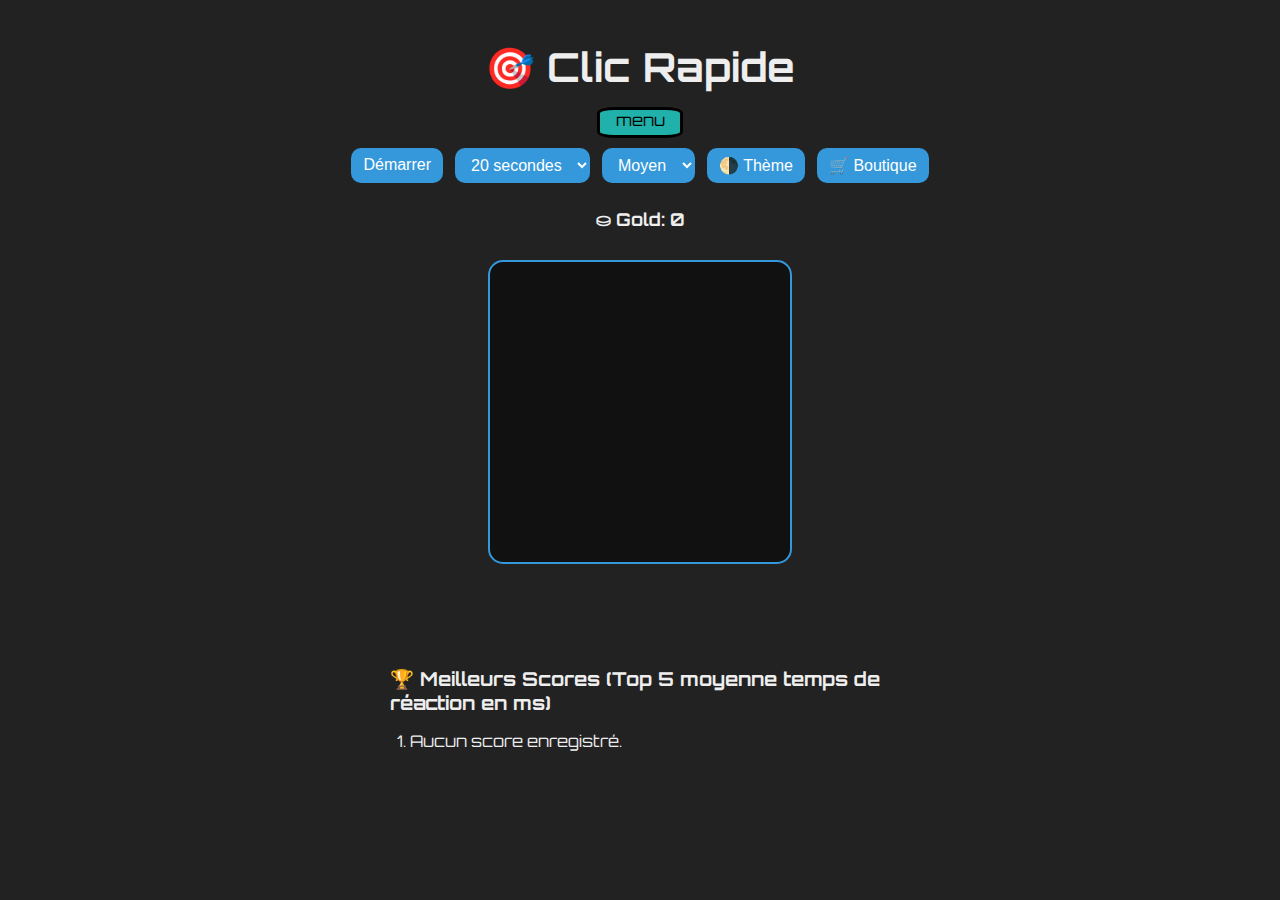
<file: index.html>
<!DOCTYPE html>
<html lang="fr">
<head>
    <meta charset="UTF-8" />
    <meta name="viewport" content="width=device-width, initial-scale=1" />
    <title>Clic Rapide</title>
    <link rel="stylesheet" href="style.css">
    <meta name="viewport" content="width=device-width, initial-scale=1.0, maximum-scale=1.0, user-scalable=no">
    <link href="https://fonts.googleapis.com/css2?family=Orbitron:wght@500&display=swap" rel="stylesheet">

</head>
<body>
<h1>🎯 Clic Rapide</h1><a href="menu.html" style="border: solid black; border-radius: 20%; background-color: lightseagreen; text-decoration: none; width: 80px; height: 25px; color: black; margin-bottom: 10px;"><center>menu</center></a>
<div id="controls">
    <button id="startBtn">Démarrer</button>
    <select id="durationSelect">
        <option value="10">10 secondes</option>
        <option value="20" selected>20 secondes</option>
        <option value="30">30 secondes</option>
        <option value="9998">infinie</option>
    </select>
    <select id="sizeSelect">
        <option value="small">Petit</option>
        <option value="medium" selected>Moyen</option>
        <option value="large">Grand</option>
      </select>
      
    <button id="themeBtn">🌗 Thème</button>
    <button id="colorsBtn">🛒 Boutique</button>
</div>

<div id="goldDisplay">⛀ Gold: 0</div>

<div id="gameArea"></div>

<div id="status"></div>

<div id="scoreboard">
    <h3>🏆 Meilleurs Scores (Top 5 moyenne temps de réaction en ms)</h3>
    <ol id="highScoresList">
        <li>Aucun score enregistré.</li>
    </ol>
</div>

<!-- Modal Boutique -->
<div id="shopModal" role="dialog" aria-modal="true" aria-labelledby="shopTitle">
    <h2 id="shopTitle">🛒 Boutique</h2>
    
    <div id="shopContent">
        <h3 class="shopSectionTitle">🎨 Couleurs</h3>
        <div id="colorItems" class="shopSection"></div>
      
        <hr class="shopDivider">
      
        <h3 class="shopSectionTitle">😀 Émojis</h3>
        <div id="emojiItems" class="shopSection"></div>
      </div>
    <button id="closeShop">Fermer</button>
  </div>
  

<script src="script.js"></script>
</body>
</html>
</file>
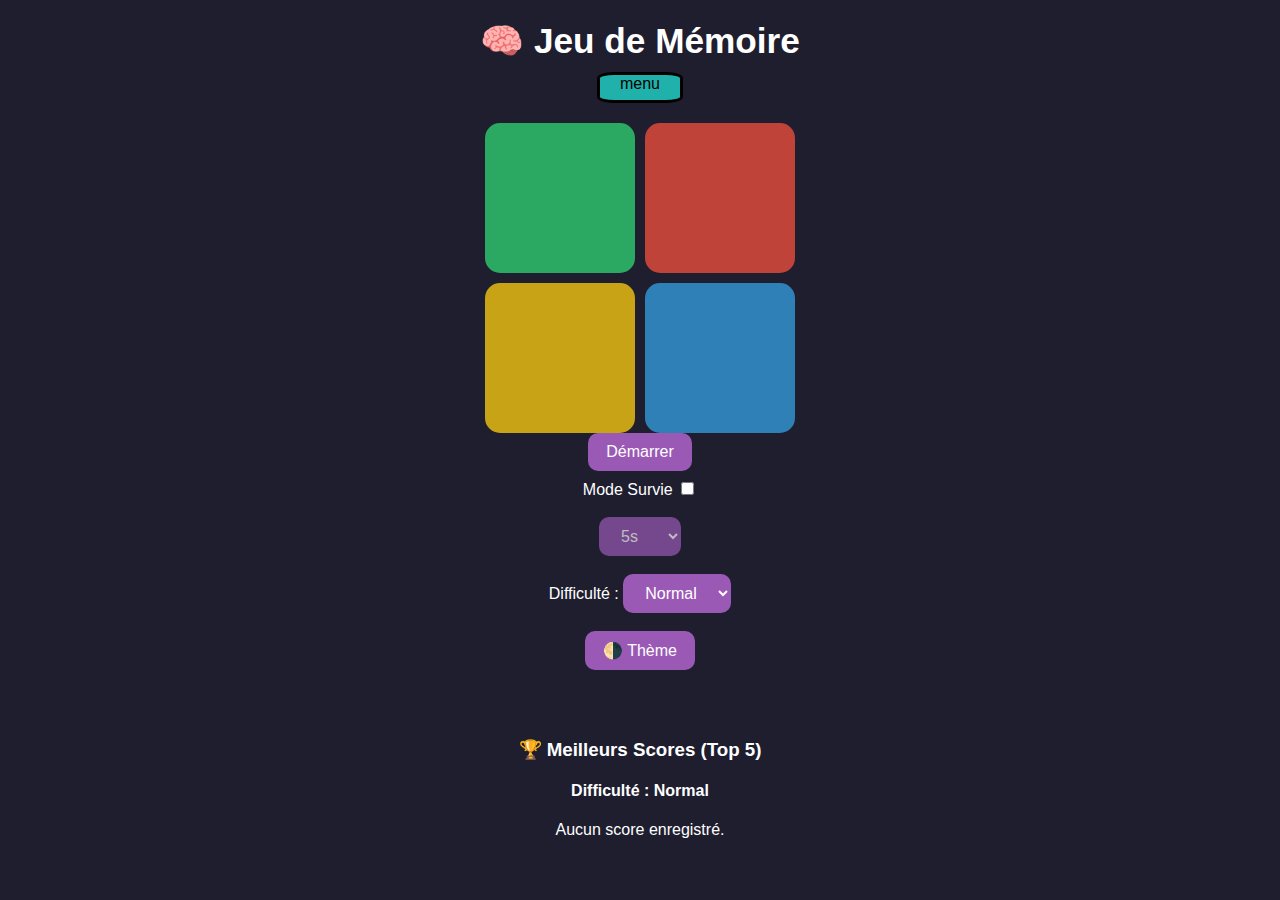
<file: fréquence.html>
<!DOCTYPE html>
<html lang="fr">
<head>
  <meta charset="UTF-8" />
  <meta name="viewport" content="width=device-width, initial-scale=1.0"/>
  <title>Jeu de Mémoire Avancé</title>
  <style>
    :root {
      --bg: #1e1e2f;
      --text: white;
      --btn: #9b59b6;
    }

    body.light {
      --bg: #f0f0f0;
      --text: #222;
      --btn: #2980b9;
    }

    body {
      font-family: 'Segoe UI', sans-serif;
      background: var(--bg);
      color: var(--text);
      margin: 0;
      padding: 0;
      text-align: center;
      display: flex;
      flex-direction: column;
      align-items: center;
    }

    h1 {
      font-size: 2.2rem;
      margin: 20px 0 10px;
    }

    #gameBoard {
      display: grid;
      grid-template-columns: repeat(2, 40vw);
      grid-template-rows: repeat(2, 40vw);
      gap: 10px;
      margin-top: 10px;
      max-width: 90vw;
    }

    .colorBtn {
      width: 100%;
      height: 100%;
      border: none;
      border-radius: 15px;
      opacity: 0.8;
      transition: transform 0.2s ease, opacity 0.3s ease;
      font-size: 0;
      cursor: pointer;
    }

    .colorBtn.active {
      transform: scale(1.05);
      opacity: 1;
      box-shadow: 0 0 25px white;
    }

    .green { background-color: #2ecc71; }
    .red { background-color: #e74c3c; }
    .yellow { background-color: #f1c40f; }
    .blue { background-color: #3498db; }

    button, select {
      cursor: pointer;
      margin-top: 10px;
      padding: 10px 18px;
      font-size: 1rem;
      border-radius: 10px;
      border: none;
      background-color: var(--btn);
      color: white;
    }

    #controls {
      display: flex;
      flex-direction: column;
      align-items: center;
      gap: 8px;
    }

    #status, #timer {
      font-size: 1.1rem;
      margin-top: 15px;
    }

    #highScores {
      margin-top: 20px;
      font-size: 1rem;
    }

    #highScores ol {
      padding-left: 20px;
      text-align: left;
    }

    @media (min-width: 600px) {
      #gameBoard {
        grid-template-columns: repeat(2, 150px);
        grid-template-rows: repeat(2, 150px);
      }

      .colorBtn {
        width: 100%;
        height: 100%;
      }
    }
  </style>
</head>
<body>
  <h1>🧠 Jeu de Mémoire</h1>
  <a href="menu.html" style="border: solid black; border-radius: 20%; background-color: lightseagreen; text-decoration: none; width: 80px; height: 25px; color: black;"><center>menu</center></a>

  <div id="gameBoard">
    <button class="colorBtn green" id="green"></button>
    <button class="colorBtn red" id="red"></button>
    <button class="colorBtn yellow" id="yellow"></button>
    <button class="colorBtn blue" id="blue"></button>
  </div>

  <div id="controls">
    <button onclick="startGame()">Démarrer</button>

    <label>
      Mode Survie
      <input type="checkbox" id="survivalMode" onchange="toggleSurvival()" />
    </label>

    <select id="timeSelector" disabled>
      <option value="3">3s</option>
      <option value="5" selected>5s</option>
      <option value="10">10s</option>
    </select>

    <label>
      Difficulté :
      <select id="difficultySelector">
        <option value="easy">Facile</option>
        <option value="normal" selected>Normal</option>
        <option value="hard">Difficile</option>
      </select>
    </label>

    <button onclick="toggleTheme()">🌗 Thème</button>
  </div>

  <div id="status"></div>
  <div id="timer"></div>

  <div id="highScores">
    <h3>🏆 Meilleurs Scores (Top 5)</h3>
    <div id="scoresContainer"></div>
  </div>

  <script>
    const colors = ["green", "red", "yellow", "blue"];
    let sequence = [], userSequence = [];
    let level = 0, clickable = false;
    let countdown, timeLeft = 5;
    let survivalEnabled = false;

    // Vitesse d'affichage en ms selon difficulté
    const speedMap = {
      easy: 1000,
      normal: 600,
      hard: 350
    };

    let currentSpeed = speedMap.normal;

    const sounds = {
      green: new Audio("https://actions.google.com/sounds/v1/cartoon/wood_plank_flicks.ogg"),
      red: new Audio("https://actions.google.com/sounds/v1/alarms/beep_short.ogg"),
      yellow: new Audio("https://actions.google.com/sounds/v1/cartoon/clang_and_wobble.ogg"),
      blue: new Audio("https://actions.google.com/sounds/v1/cartoon/metal_twang.ogg")
    };

    const timerEl = document.getElementById("timer");
    const statusEl = document.getElementById("status");
    const scoresContainer = document.getElementById("scoresContainer");

    document.getElementById("survivalMode").addEventListener("change", () => {
      document.getElementById("timeSelector").disabled = !document.getElementById("survivalMode").checked;
    });

    document.getElementById("difficultySelector").addEventListener("change", () => {
      currentSpeed = speedMap[document.getElementById("difficultySelector").value];
      updateScoreList();
    });

    function toggleSurvival() {
      survivalEnabled = document.getElementById("survivalMode").checked;
    }

    function toggleTheme() {
      document.body.classList.toggle("light");
    }

    function startGame() {
      sequence = [];
      userSequence = [];
      level = 0;
      statusEl.textContent = "";
      nextRound();
    }

    function nextRound() {
      level++;
      statusEl.textContent = `Niveau ${level}`;
      userSequence = [];
      const nextColor = colors[Math.floor(Math.random() * colors.length)];
      sequence.push(nextColor);
      playSequence();
    }

    function playSequence() {
      clickable = false;
      let i = 0;
      clearInterval(countdown);
      timerEl.textContent = "";

      const interval = setInterval(() => {
        const color = sequence[i];
        flash(color);
        i++;
        if (i >= sequence.length) {
          clearInterval(interval);
          setTimeout(() => {
            clickable = true;
            if (survivalEnabled) startCountdown();
          }, 300);
        }
      }, currentSpeed);
    }

    function flash(color) {
      const btn = document.getElementById(color);
      btn.classList.add("active");
      sounds[color].currentTime = 0;
      sounds[color].play();
      setTimeout(() => btn.classList.remove("active"), currentSpeed / 2);
    }

    function handleClick(color) {
      if (!clickable) return;

      userSequence.push(color);
      flash(color);

      if (survivalEnabled) {
        clearInterval(countdown);
        startCountdown();
      }

      const index = userSequence.length - 1;
      if (userSequence[index] !== sequence[index]) {
        gameOver();
        return;
      }

      if (userSequence.length === sequence.length) {
        saveScore(level);
        clearInterval(countdown);
        setTimeout(nextRound, 800);
      }
    }

    function startCountdown() {
      timeLeft = parseInt(document.getElementById("timeSelector").value);
      timerEl.textContent = `⏳ Temps : ${timeLeft}s`;

      countdown = setInterval(() => {
        timeLeft--;
        timerEl.textContent = `⏳ Temps : ${timeLeft}s`;
        if (timeLeft <= 0) {
          clearInterval(countdown);
          gameOver();
        }
      }, 1000);
    }

    function gameOver() {
      clickable = false;
      clearInterval(countdown);
      statusEl.textContent = `❌ Perdu au niveau ${level}. Clique sur Démarrer pour recommencer.`;
      saveScore(level - 1);
    }

    // Sauvegarde les scores dans localStorage avec clé selon la difficulté
    function saveScore(score) {
      if(score < 1) return; // ne pas sauvegarder scores 0 ou négatifs
      const difficulty = document.getElementById("difficultySelector").value;
      const key = `topScores_${difficulty}`;
      let scores = JSON.parse(localStorage.getItem(key) || "[]");
      scores.push(score);
      scores.sort((a, b) => b - a);
      scores = scores.slice(0, 5);
      localStorage.setItem(key, JSON.stringify(scores));
      updateScoreList();
    }

    // Affiche les scores selon la difficulté choisie
    function updateScoreList() {
      const difficulty = document.getElementById("difficultySelector").value;
      const key = `topScores_${difficulty}`;
      const scores = JSON.parse(localStorage.getItem(key) || "[]");

      scoresContainer.innerHTML = `<h4>Difficulté : ${capitalize(difficulty)}</h4>`;
      if(scores.length === 0) {
        scoresContainer.innerHTML += "<p>Aucun score enregistré.</p>";
        return;
      }

      const ol = document.createElement("ol");
      scores.forEach(score => {
        const li = document.createElement("li");
        li.textContent = `Niveau ${score}`;
        ol.appendChild(li);
      });
      scoresContainer.appendChild(ol);
    }

    function capitalize(str) {
      return str.charAt(0).toUpperCase() + str.slice(1);
    }

    // Initialisation
    colors.forEach(color => {
      document.getElementById(color).addEventListener("click", () => handleClick(color));
    });

    updateScoreList();
  </script>
</body>
</html>
</file>
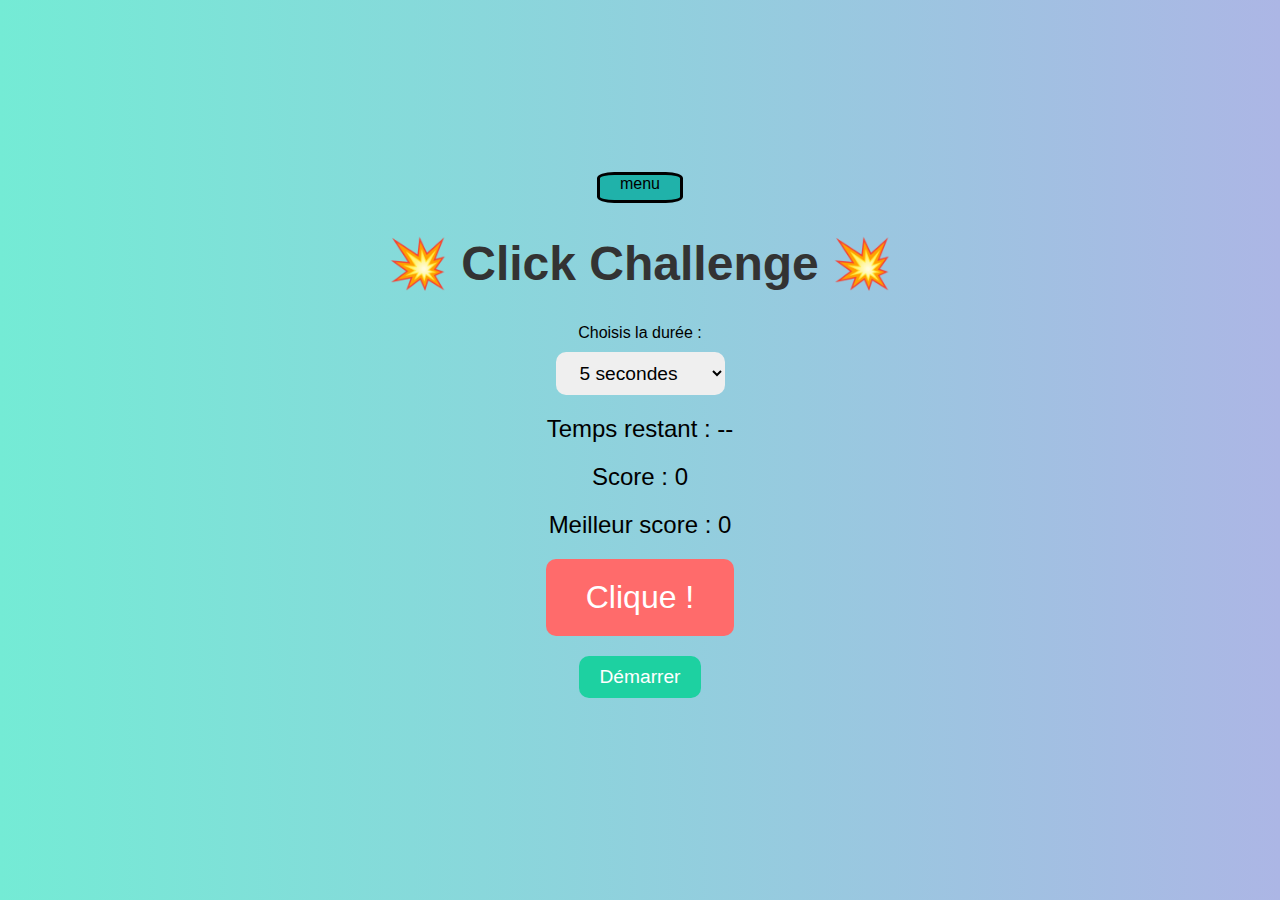
<file: jeu de clique.html>
<!DOCTYPE html>
<html lang="fr">
<head>
    <meta charset="UTF-8">
    <title>Click Challenge</title>
    <style>
        body {
            font-family: 'Segoe UI', sans-serif;
            background: linear-gradient(to right, #74ebd5, #ACB6E5);
            display: flex;
            flex-direction: column;
            align-items: center;
            justify-content: center;
            height: 100vh;
            margin: 0;
            text-align: center;
        }

        h1 {
            font-size: 3rem;
            color: #333;
        }

        select, button, input {
            padding: 10px 20px;
            font-size: 1.2rem;
            margin: 10px;
            border: none;
            border-radius: 10px;
        }

        #clickBtn {
            padding: 20px 40px;
            font-size: 2rem;
            background-color: #ff6b6b;
            color: white;
            cursor: pointer;
        }

        #clickBtn:hover {
            background-color: #ee5253;
        }

        #startBtn {
            background-color: #1dd1a1;
            color: white;
            cursor: pointer;
        }

        #startBtn:hover {
            background-color: #10ac84;
        }

        #score, #timer, #message, #bestScore {
            font-size: 1.5rem;
            margin: 10px;
        }
    </style>
</head>
<body>
    <a href="menu.html" style="border: solid black; border-radius: 20%; background-color: lightseagreen; text-decoration: none; width: 80px; height: 25px; color: black;"><center>menu</center></a>
    <h1>💥 Click Challenge 💥</h1>

    <label for="durationSelect">Choisis la durée :</label>
    <select id="durationSelect">
        <option value="5">5 secondes</option>
        <option value="10">10 secondes</option>
        <option value="15">15 secondes</option>
        <option value="20">20 secondes</option>
    </select>

    <div id="timer">Temps restant : --</div>
    <div id="score">Score : 0</div>
    <div id="bestScore">Meilleur score : --</div>

    <button id="clickBtn" disabled onclick="handleClick()">Clique !</button>
    <button id="startBtn" onclick="startGame()">Démarrer</button>

    <div id="message"></div>

    <script>
        let score = 0;
        let timeLeft = 0;
        let duration = 5;
        let countdown;
        let gameStarted = false;

        const timerEl = document.getElementById('timer');
        const scoreEl = document.getElementById('score');
        const bestScoreEl = document.getElementById('bestScore');
        const messageEl = document.getElementById('message');
        const clickBtn = document.getElementById('clickBtn');
        const durationSelect = document.getElementById('durationSelect');

        function updateBestScoreDisplay() {
            const best = localStorage.getItem('bestScore_' + duration) || 0;
            bestScoreEl.textContent = "Meilleur score : " + best;
        }

        function startGame() {
            duration = parseInt(durationSelect.value);
            timeLeft = duration;
            score = 0;
            gameStarted = true;

            scoreEl.textContent = "Score : 0";
            messageEl.textContent = "";
            timerEl.textContent = "Temps restant : " + timeLeft + "s";
            clickBtn.disabled = false;

            updateBestScoreDisplay();

            clearInterval(countdown);
            countdown = setInterval(() => {
                timeLeft--;
                timerEl.textContent = "Temps restant : " + timeLeft + "s";

                if (timeLeft <= 0) {
                    clearInterval(countdown);
                    clickBtn.disabled = true;
                    gameStarted = false;
                    messageEl.textContent = "⏱ Temps écoulé ! Ton score final est : " + score;

                    const bestKey = 'bestScore_' + duration;
                    const currentBest = parseInt(localStorage.getItem(bestKey)) || 0;
                    if (score > currentBest) {
                        localStorage.setItem(bestKey, score);
                        messageEl.textContent += " 🏆 Nouveau meilleur score !";
                    }
                    updateBestScoreDisplay();
                }
            }, 1000);
        }

        function handleClick() {
            if (gameStarted) {
                score++;
                scoreEl.textContent = "Score : " + score;
            }
        }

        durationSelect.addEventListener('change', () => {
            duration = parseInt(durationSelect.value);
            updateBestScoreDisplay();
        });

        // Afficher le meilleur score dès le chargement initial
        window.onload = updateBestScoreDisplay;
    </script>
</body>
</html>
</file>
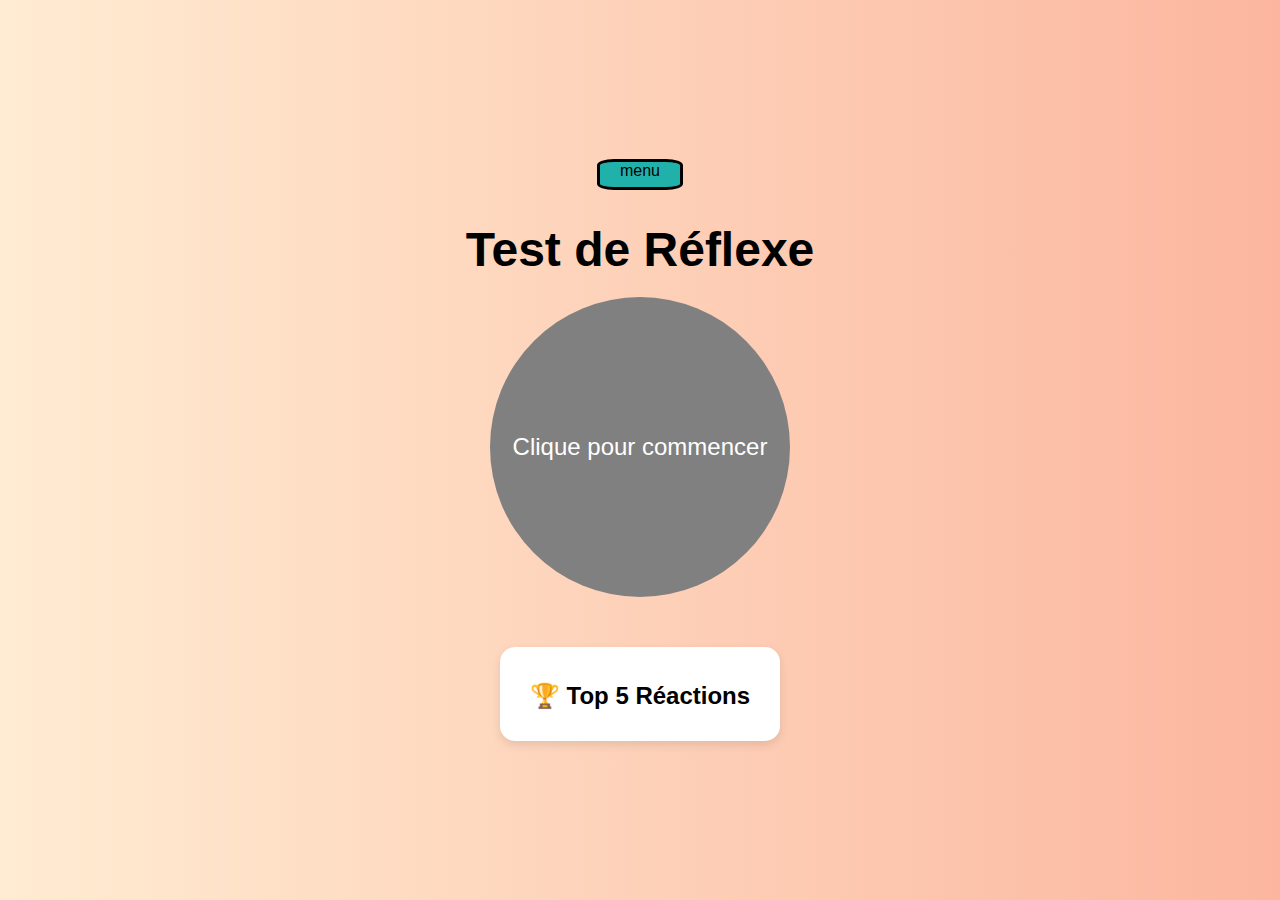
<file: réflexe.html>
<!DOCTYPE html>
<html lang="fr">
<head>
    <meta charset="UTF-8">
    <title>Réflexe Rapide</title>
    <style>
        body {
            font-family: 'Segoe UI', sans-serif;
            display: flex;
            flex-direction: column;
            align-items: center;
            justify-content: center;
            height: 100vh;
            margin: 0;
            background: linear-gradient(to right, #ffecd2, #fcb69f);
        }

        h1 {
            font-size: 3rem;
            margin-bottom: 20px;
        }

        #zone {
            width: 300px;
            height: 300px;
            background-color: grey;
            border-radius: 50%;
            display: flex;
            align-items: center;
            justify-content: center;
            font-size: 1.5rem;
            color: white;
            cursor: pointer;
            user-select: none;
            transition: background-color 0.3s ease;
        }

        #result {
            margin-top: 20px;
            font-size: 1.5rem;
            font-weight: bold;
        }

        button {
            margin-top: 20px;
            font-size: 1rem;
            padding: 10px 20px;
            border-radius: 10px;
            border: none;
            cursor: pointer;
            background-color: #2196F3;
            color: white;
        }

        button:hover {
            background-color: #1976D2;
        }

        #leaderboard {
            margin-top: 30px;
            background: white;
            padding: 15px 30px;
            border-radius: 15px;
            box-shadow: 0 4px 10px rgba(0,0,0,0.1);
        }

        #leaderboard h2 {
            margin-bottom: 10px;
        }

        #leaderboard ol {
            padding-left: 20px;
        }
    </style>
</head>
<body>
    <a href="menu.html" style="border: solid black; border-radius: 20%; background-color: lightseagreen; text-decoration: none; width: 80px; height: 25px; color: black;"><center>menu</center></a>
    <h1>Test de Réflexe</h1>
    <div id="zone">Clique pour commencer</div>
    <div id="result"></div>
    

    <div id="leaderboard">
        <h2>🏆 Top 5 Réactions</h2>
        <ol id="topList"></ol>
    </div>

    <!-- Son (bip) -->
    <audio id="beepSound" src="https://www.soundjay.com/buttons/beep-07.mp3" preload="auto"></audio>

    <script>
        let startTime, timeoutID;
        let waitingForGreen = false;
        let gameReady = false;

        const zone = document.getElementById('zone');
        const result = document.getElementById('result');
        const beep = document.getElementById('beepSound');

        zone.addEventListener('click', () => {
            if (!waitingForGreen && !gameReady) {
                zone.textContent = 'Prépare-toi...';
                zone.style.backgroundColor = 'red';
                waitingForGreen = true;
                timeoutID = setTimeout(() => {
                    zone.style.backgroundColor = 'green';
                    zone.textContent = 'CLIQUE !';
                    startTime = Date.now();
                    beep.play(); // son au bon moment
                    gameReady = true;
                }, Math.random() * 3000 + 2000);
            } else if (waitingForGreen && !gameReady) {
                clearTimeout(timeoutID);
                zone.textContent = 'Trop tôt ! 😅';
                zone.style.backgroundColor = 'grey';
                waitingForGreen = false;
            } else if (gameReady) {
                const reactionTime = Date.now() - startTime;
                zone.textContent = 'Clique pour recommencer';
                result.textContent = `⏱️ Temps de réaction : ${reactionTime} ms`;
                updateLeaderboard(reactionTime);
                zone.style.backgroundColor = 'grey';
                waitingForGreen = false;
                gameReady = false;
            }
        });

        function restartGame() {
            result.textContent = '';
            zone.textContent = 'Clique pour commencer';
            zone.style.backgroundColor = 'grey';
            waitingForGreen = false;
            gameReady = false;
        }

        function updateLeaderboard(time) {
            const times = JSON.parse(localStorage.getItem('bestReactionTimes')) || [];
            times.push(time);
            times.sort((a, b) => a - b);
            const top5 = times.slice(0, 5);
            localStorage.setItem('bestReactionTimes', JSON.stringify(top5));
            displayLeaderboard(top5);
        }

        function displayLeaderboard(times) {
            const list = document.getElementById('topList');
            list.innerHTML = '';
            times.forEach((t, i) => {
                const li = document.createElement('li');
                li.textContent = `${t} ms`;
                list.appendChild(li);
            });
        }

        // Charger classement au démarrage
        window.onload = () => {
            const stored = JSON.parse(localStorage.getItem('bestReactionTimes'));
            if (stored) displayLeaderboard(stored);
        };
    </script>
</body>
</html>
</file>
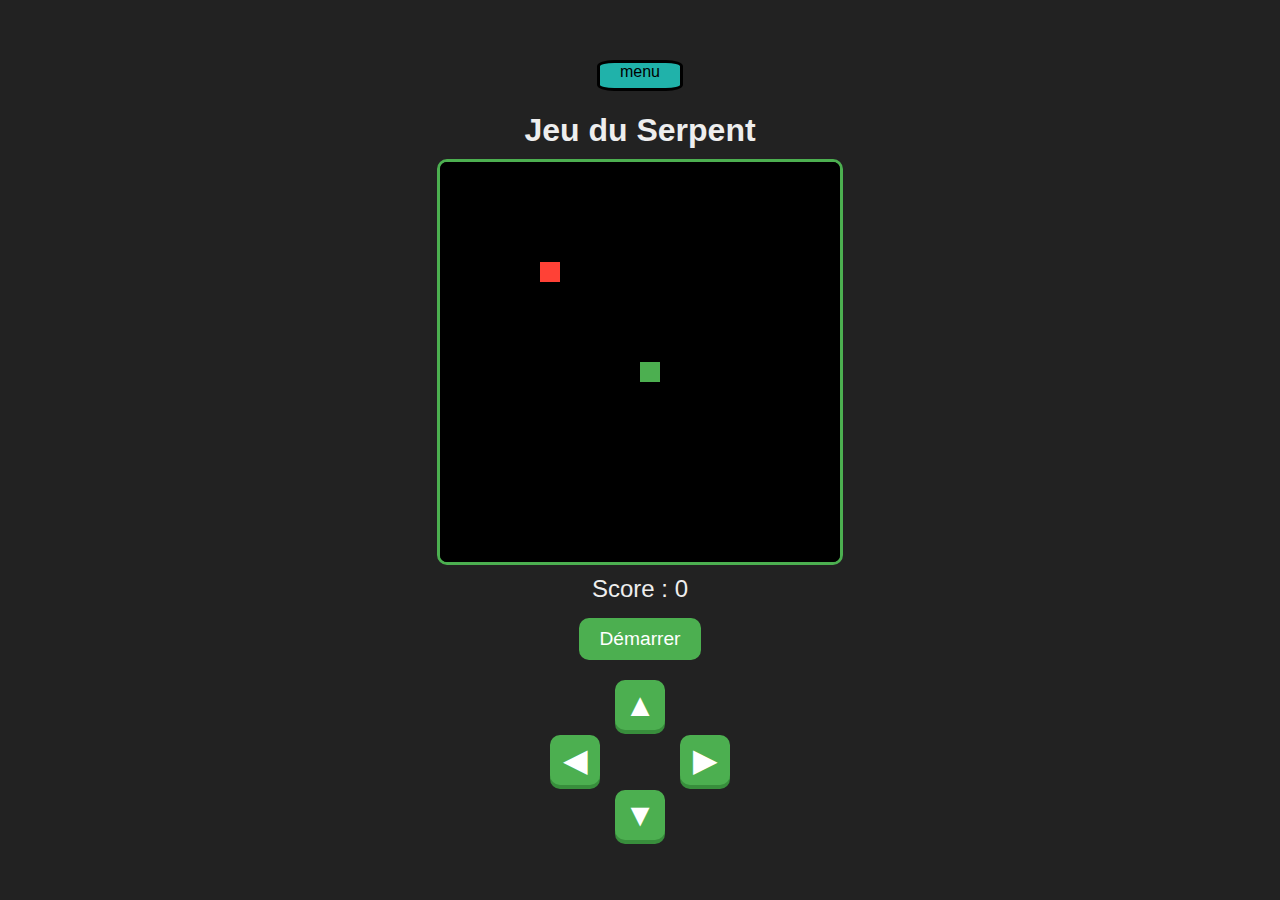
<file: snake.html>
<!DOCTYPE html>
<html lang="fr">
<head>
<meta charset="UTF-8" />
<meta name="viewport" content="width=device-width, initial-scale=1" />
<title>Jeu du Serpent - Mobile Friendly</title>
<style>
  body {
    display: flex;
    flex-direction: column;
    align-items: center;
    font-family: 'Segoe UI', Tahoma, Geneva, Verdana, sans-serif;
    background: #222;
    color: #eee;
    height: 100vh;
    margin: 0;
    justify-content: center;
    user-select: none;
  }
  h1 {
    margin-bottom: 10px;
  }
  #gameCanvas {
    background: #000;
    border: 3px solid #4CAF50;
    border-radius: 10px;
  }
  #score {
    margin-top: 10px;
    font-size: 1.5rem;
  }
  #startBtn {
    margin-top: 15px;
    padding: 10px 20px;
    font-size: 1.2rem;
    border-radius: 10px;
    border: none;
    background-color: #4caf50;
    color: white;
    cursor: pointer;
  }
  #startBtn:hover {
    background-color: #45a049;
  }
  #mobileControls {
    margin-top: 20px;
    width: 180px;
    height: 160px;
    position: relative;
    user-select: none;
  }
  .arrowBtn {
    width: 50px;
    height: 50px;
    background-color: #4caf50;
    border-radius: 10px;
    color: white;
    font-size: 2rem;
    line-height: 50px;
    text-align: center;
    cursor: pointer;
    user-select: none;
    box-shadow: 0 4px #388e3c;
    transition: background-color 0.2s ease;
    position: absolute;
    user-select: none;
  }
  .arrowBtn:active {
    background-color: #388e3c;
    box-shadow: 0 2px #2e7031;
    transform: translateY(2px);
  }
  #upBtn { top: 0; left: 65px; }
  #downBtn { bottom: 0; left: 65px; }
  #leftBtn { top: 55px; left: 0; }
  #rightBtn { top: 55px; right: 0; }
</style>
</head>
<body>
    <a href="menu.html" style="border: solid black; border-radius: 20%; background-color: lightseagreen; text-decoration: none; width: 80px; height: 25px; color: black;"><center>menu</center></a>
<h1>Jeu du Serpent</h1>
<canvas id="gameCanvas" width="400" height="400"></canvas>
<div id="score">Score : 0</div>
<button id="startBtn">Démarrer</button>

<div id="mobileControls">
  <div class="arrowBtn" id="upBtn" aria-label="Haut" role="button">▲</div>
  <div class="arrowBtn" id="leftBtn" aria-label="Gauche" role="button">◀</div>
  <div class="arrowBtn" id="rightBtn" aria-label="Droite" role="button">▶</div>
  <div class="arrowBtn" id="downBtn" aria-label="Bas" role="button">▼</div>
</div>

<script>
  const canvas = document.getElementById('gameCanvas');
  const ctx = canvas.getContext('2d');
  const scoreDisplay = document.getElementById('score');
  const startBtn = document.getElementById('startBtn');

  const gridSize = 20;
  const tileCount = canvas.width / gridSize;

  let snake = [{x: 10, y: 10}];
  let velocity = {x: 0, y: 0};
  let apple = {x: 5, y: 5};
  let score = 0;
  let gameInterval = null;
  let gameRunning = false;

  function resetGame() {
    snake = [{x: 10, y: 10}];
    velocity = {x: 0, y: 0};
    placeApple();
    score = 0;
    scoreDisplay.textContent = `Score : ${score}`;
    draw();
  }

  function placeApple() {
    apple.x = Math.floor(Math.random() * tileCount);
    apple.y = Math.floor(Math.random() * tileCount);
    for (let part of snake) {
      if (part.x === apple.x && part.y === apple.y) {
        placeApple();
        break;
      }
    }
  }

  function gameLoop() {
    if (!gameRunning) return;

    if (velocity.x === 0 && velocity.y === 0) {
      // Ne rien faire si pas de direction choisie
      draw();
      return;
    }

    const head = {x: snake[0].x + velocity.x, y: snake[0].y + velocity.y};

    // Murs
    if (head.x < 0 || head.x >= tileCount || head.y < 0 || head.y >= tileCount) {
      endGame();
      return;
    }

    // Collision corps
    for (let part of snake) {
      if (part.x === head.x && part.y === head.y) {
        endGame();
        return;
      }
    }

    snake.unshift(head);

    if (head.x === apple.x && head.y === apple.y) {
      score++;
      scoreDisplay.textContent = `Score : ${score}`;
      placeApple();
    } else {
      snake.pop();
    }

    draw();
  }

  function draw() {
    ctx.fillStyle = '#000';
    ctx.fillRect(0, 0, canvas.width, canvas.height);

    ctx.fillStyle = '#4CAF50';
    for (let part of snake) {
      ctx.fillRect(part.x * gridSize, part.y * gridSize, gridSize, gridSize);
    }

    ctx.fillStyle = '#FF4136';
    ctx.fillRect(apple.x * gridSize, apple.y * gridSize, gridSize, gridSize);
  }

  function endGame() {
    gameRunning = false;
    clearInterval(gameInterval);
    alert(`Game Over ! Ton score : ${score}`);
    startBtn.disabled = false;
  }

  // Gestion clavier
  document.addEventListener('keydown', e => {
    if (!gameRunning) return;
    switch(e.key) {
      case 'ArrowUp':
        if (velocity.y === 1) break;
        velocity = {x: 0, y: -1};
        break;
      case 'ArrowDown':
        if (velocity.y === -1) break;
        velocity = {x: 0, y: 1};
        break;
      case 'ArrowLeft':
        if (velocity.x === 1) break;
        velocity = {x: -1, y: 0};
        break;
      case 'ArrowRight':
        if (velocity.x === -1) break;
        velocity = {x: 1, y: 0};
        break;
    }
  });

  // Contrôles tactiles
  function setDirection(x, y) {
    if (!gameRunning) return;
    if (velocity.x === -x && velocity.y === -y) return;
    velocity = {x, y};
  }
  document.getElementById('upBtn').addEventListener('touchstart', e => {
    e.preventDefault();
    setDirection(0, -1);
  });
  document.getElementById('downBtn').addEventListener('touchstart', e => {
    e.preventDefault();
    setDirection(0, 1);
  });
  document.getElementById('leftBtn').addEventListener('touchstart', e => {
    e.preventDefault();
    setDirection(-1, 0);
  });
  document.getElementById('rightBtn').addEventListener('touchstart', e => {
    e.preventDefault();
    setDirection(1, 0);
  });

  // Pour que les boutons aussi fonctionnent sur desktop (click)
  document.getElementById('upBtn').addEventListener('mousedown', e => {
    e.preventDefault();
    setDirection(0, -1);
  });
  document.getElementById('downBtn').addEventListener('mousedown', e => {
    e.preventDefault();
    setDirection(0, 1);
  });
  document.getElementById('leftBtn').addEventListener('mousedown', e => {
    e.preventDefault();
    setDirection(-1, 0);
  });
  document.getElementById('rightBtn').addEventListener('mousedown', e => {
    e.preventDefault();
    setDirection(1, 0);
  });

  startBtn.addEventListener('click', () => {
    if (gameRunning) return;
    resetGame();
    velocity = {x: 0, y: 0}; // Correctement initialisé
    gameRunning = true;
    startBtn.disabled = true;
    gameInterval = setInterval(gameLoop, 100);
  });

  draw();
</script>

</body>
</html>
</file>
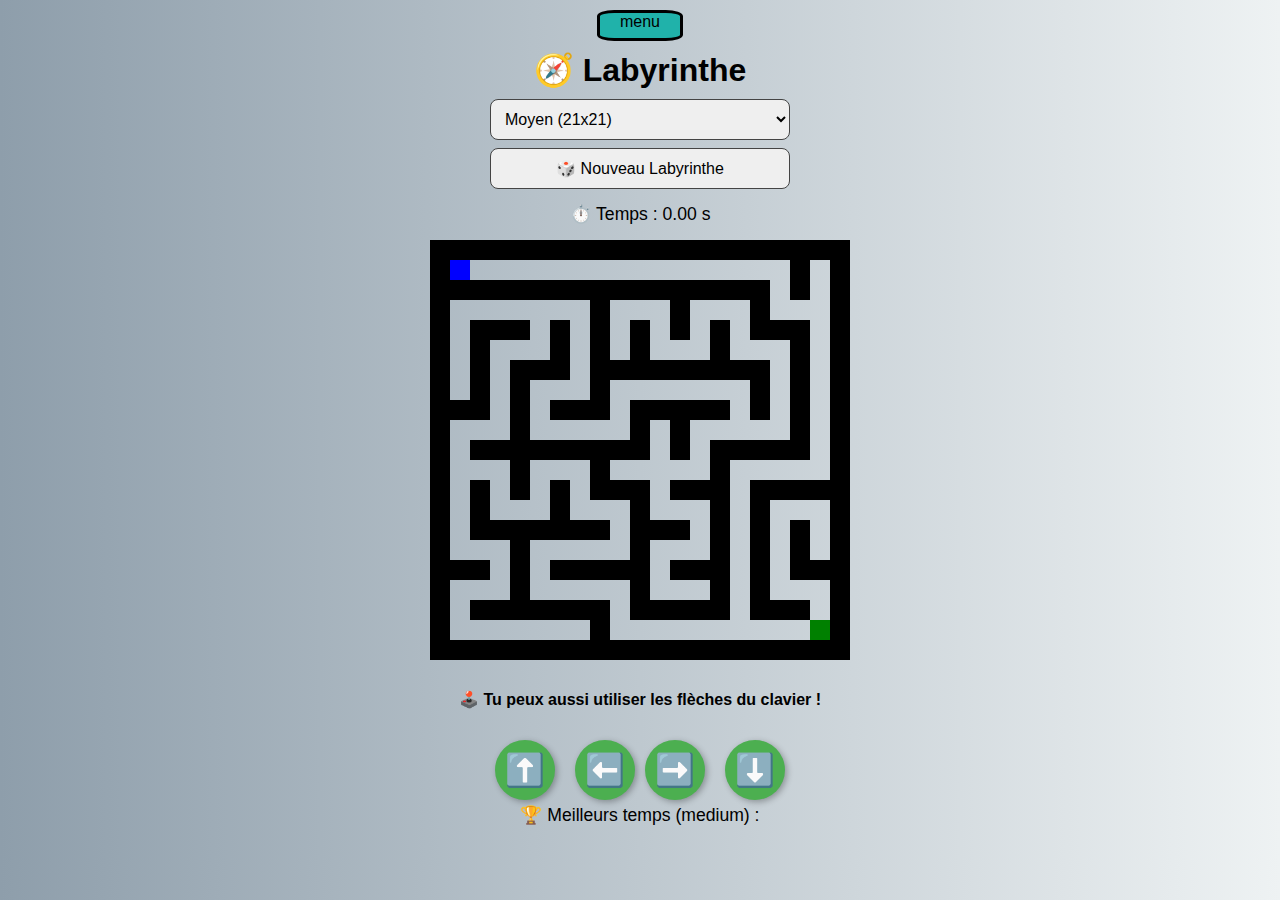
<file: sors du labyrinthe.html>
<!DOCTYPE html>
<html lang="fr">
<head>
  <meta charset="UTF-8">
  <title>Labyrinthe Mobile</title>
  <meta name="viewport" content="width=device-width, initial-scale=1.0">
  <style>
    body {
      margin: 0;
      padding: 10px;
      font-family: sans-serif;
      background: linear-gradient(to right, #8e9eab, #eef2f3);
      display: flex;
      flex-direction: column;
      align-items: center;
    }

    h1 {
      font-size: 2rem;
      margin: 10px 0;
    }

    #controls {
      display: flex;
      flex-direction: column;
      align-items: center;
      gap: 8px;
      margin-bottom: 10px;
    }

    select, button {
      padding: 10px;
      font-size: 1rem;
      border-radius: 8px;
      border: 1px solid #444;
      width: 90vw;
      max-width: 300px;
    }

    #maze {
      display: grid;
      margin: 10px 0;
      touch-action: none;
    }

    .cell {
      width: 20px;
      height: 20px;
    }

    @media (max-width: 600px) {
      .cell {
        width: 14px;
        height: 14px;
      }
    }

    .wall { background: black; }
    .player { background: blue; }
    .goal { background: green; }

    #message, #timer, #leaderboard {
      font-size: 1.1rem;
      margin: 5px;
      text-align: center;
      width: 90vw;
      max-width: 400px;
    }

    #arrows {
      display: flex;
      flex-wrap: wrap;
      justify-content: center;
      gap: 10px;
      margin-top: 15px;
    }

    .arrow-btn {
      width: 60px;
      height: 60px;
      font-size: 2rem;
      border-radius: 50%;
      border: none;
      background: #4CAF50;
      color: white;
      box-shadow: 2px 2px 6px rgba(0,0,0,0.3);
    }

    .arrow-btn:active {
      transform: scale(0.95);
    }
  </style>
</head>
<body>
    <a href="menu.html" style="border: solid black; border-radius: 20%; background-color: lightseagreen; text-decoration: none; width: 80px; height: 25px; color: black;"><center>menu</center></a>
    <h1>🧭 Labyrinthe</h1>

    <div id="controls">
      <select id="difficulty">
        <option value="easy">Facile (11x11)</option>
        <option value="medium" selected>Moyen (21x21)</option>
        <option value="hard">Difficile (31x31)</option>
      </select>
      <button onclick="generateNewMaze()">🎲 Nouveau Labyrinthe</button>
    </div>
  
    <div id="timer">⏱️ Temps : 0.00 s</div>
    <div id="maze"></div>
    <div id="message"></div>
  
    <!-- ✅ Ajout du texte explicatif -->
    <p style="margin-top: 10px; font-weight: bold;">🕹️ Tu peux aussi utiliser les flèches du clavier !</p>
  
    <!-- ✅ Boutons fléchés déplacés ici -->
    <div id="arrows">
      <button class="arrow-btn" onclick="move(0, -1)">⬆️</button><br>
      <button class="arrow-btn" onclick="move(-1, 0)">⬅️</button>
      <button class="arrow-btn" onclick="move(1, 0)">➡️</button><br>
      <button class="arrow-btn" onclick="move(0, 1)">⬇️</button>
    </div>
  
    <!-- ✅ Classement en bas -->
    <div id="leaderboard"></div>
  <script>
    const mazeContainer = document.getElementById("maze");
    const message = document.getElementById("message");
    const difficultySelector = document.getElementById("difficulty");
    const timerDisplay = document.getElementById("timer");
    const leaderboardDisplay = document.getElementById("leaderboard");

    let playerX = 1, playerY = 1, size = 21, maze = [];
    let startTime = null, timerInterval = null, started = false;
    const sizes = { easy: 11, medium: 21, hard: 31 };

    function createEmptyMaze(n) {
      return Array.from({ length: n }, () => Array(n).fill("#"));
    }

    function generateMaze(x, y, maze) {
      maze[y][x] = " ";
      const directions = [[0, -2], [2, 0], [0, 2], [-2, 0]].sort(() => Math.random() - 0.5);
      for (const [dx, dy] of directions) {
        const nx = x + dx, ny = y + dy;
        if (ny > 0 && ny < maze.length && nx > 0 && nx < maze.length && maze[ny][nx] === "#") {
          maze[y + dy / 2][x + dx / 2] = " ";
          generateMaze(nx, ny, maze);
        }
      }
    }

    function drawMaze() {
      mazeContainer.style.gridTemplateColumns = `repeat(${size}, 1fr)`;
      mazeContainer.innerHTML = "";
      maze[size - 2][size - 2] = "G";

      for (let y = 0; y < size; y++) {
        for (let x = 0; x < size; x++) {
          const cell = document.createElement("div");
          cell.classList.add("cell");
          if (maze[y][x] === "#") cell.classList.add("wall");
          if (x === playerX && y === playerY) cell.classList.add("player");
          if (maze[y][x] === "G") cell.classList.add("goal");
          mazeContainer.appendChild(cell);
        }
      }
    }

    function move(dx, dy) {
      const nx = playerX + dx;
      const ny = playerY + dy;
      if (maze[ny] && maze[ny][nx] && maze[ny][nx] !== "#") {
        if (!started) startTimer();
        playerX = nx;
        playerY = ny;
        drawMaze();
        if (maze[ny][nx] === "G") {
          stopTimer();
          message.textContent = "🎉 Bravo ! Tu as terminé le labyrinthe !";
          saveBestTime(getElapsed());
        }
      }
    }

    document.addEventListener("keydown", (e) => {
      switch (e.key) {
        case "ArrowUp": move(0, -1); break;
        case "ArrowDown": move(0, 1); break;
        case "ArrowLeft": move(-1, 0); break;
        case "ArrowRight": move(1, 0); break;
      }
    });

    function getElapsed() {
      return ((Date.now() - startTime) / 1000).toFixed(2);
    }

    function startTimer() {
      started = true;
      startTime = Date.now();
      timerInterval = setInterval(() => {
        timerDisplay.textContent = `⏱️ Temps : ${getElapsed()} s`;
      }, 100);
    }

    function stopTimer() {
      clearInterval(timerInterval);
      timerDisplay.textContent = `⏱️ Temps final : ${getElapsed()} s`;
    }

    function generateNewMaze() {
      message.textContent = "";
      size = sizes[difficultySelector.value];
      playerX = playerY = 1;
      maze = createEmptyMaze(size);
      generateMaze(1, 1, maze);
      drawMaze();
      clearInterval(timerInterval);
      timerDisplay.textContent = `⏱️ Temps : 0.00 s`;
      started = false;
      showLeaderboard();
    }

    function saveBestTime(time) {
      const key = `leaderboard_${difficultySelector.value}`;
      const times = JSON.parse(localStorage.getItem(key)) || [];
      times.push(parseFloat(time));
      times.sort((a, b) => a - b);
      if (times.length > 5) times.length = 5;
      localStorage.setItem(key, JSON.stringify(times));
      showLeaderboard();
    }

    function showLeaderboard() {
      const key = `leaderboard_${difficultySelector.value}`;
      const times = JSON.parse(localStorage.getItem(key)) || [];
      leaderboardDisplay.innerHTML = `
        🏆 Meilleurs temps (${difficultySelector.value}) :
        <ol>${times.map(t => `<li>${t.toFixed(2)} s</li>`).join('')}</ol>
      `;
    }

    generateNewMaze();
  </script>
</body>
</html>
</file>
<file: style.css>
:root {
  --bg: #222;
  --text: #eee;
  --btn-bg: #3498db;
  --btn-hover: #2980b9;
  --btn-active: #1abc9c;
  --border: #3498db;
}

body.light {
  --bg: #f0f0f0;
  --text: #222;
  --btn-bg: #2980b9;
  --btn-hover: #3498db;
  --btn-active: #16a085;
  --border: #2980b9;
}

/* Styles de base */
body {
  margin: 0;
  padding: 15px;
  display: flex;
  flex-direction: column;
  align-items: center;
  font-family: 'Orbitron', sans-serif;
  min-height: 100vh;
  box-sizing: border-box;
  background: var(--bg);
  color: var(--text);
}

h1 {
  font-size: clamp(1.5rem, 5vw, 2.5rem);
  text-align: center;
  margin-bottom: 15px;
}

#controls {
  display: flex;
  gap: 8px;
  flex-wrap: wrap;
  justify-content: center;
  margin-bottom: 15px;
  width: 100%;
  max-width: 600px;
}

button, select {
  padding: 8px 12px;
  font-size: clamp(0.8rem, 3vw, 1rem);
  border: none;
  border-radius: 10px;
  cursor: pointer;
  background: var(--btn-bg);
  color: white;
  transition: background-color 0.3s ease;
  flex: 1 1 auto;
  min-width: 80px;
  max-width: 150px;
}

button:hover, select:hover {
  background: var(--btn-hover);
}

#gameArea {
  position: relative;
  width: 90vw;
  height: 90vw;
  max-width: 500px;
  max-height: 500px;
  margin: 20px 0;
  border: 2px solid var(--border);
  border-radius: 15px;
  background: #111;
  overflow: hidden;
}

#gameArea.small {
  width: 80vw;
  height: 80vw;
  max-width: 200px;
  max-height: 200px;
}

#gameArea.medium {
  width: 90vw;
  height: 90vw;
  max-width: 300px;
  max-height: 300px;
}

#gameArea.large {
  width: 95vw;
  height: 60vh;
  max-width: 1500px;
  max-height: 800px;
}

body.light #gameArea {
  background: #ddd;
  border-color: var(--btn-bg);
}

#targetBtn {
  position: absolute;
  width: 70px;
  height: 70px;
  cursor: pointer;
}

#targetBtn:hover {
  background: var(--btn-hover);
  box-shadow: 0 0 20px var(--btn-hover);
}

#targetBtn:active {
  background: var(--btn-active);
  box-shadow: 0 0 25px var(--btn-active);
}

/* Skins styles */
.skin-1 { background: #3498db; box-shadow: 0 0 10px #3498db; border-radius: 50%; }
.skin-2 { background: #e74c3c; box-shadow: 0 0 10px #e74c3c; border-radius: 50%; }
.skin-3 { background: #2ecc71; box-shadow: 0 0 10px #2ecc71; border-radius: 20%; }
.skin-4 { background: linear-gradient(45deg, #f1c40f, #e67e22); box-shadow: 0 0 15px #f39c12; border-radius: 50%; }
.skin-5 { background: #9b59b6; box-shadow: 0 0 15px #8e44ad; border-radius: 0%; }
.skin-6 { background: #34495e; box-shadow: 0 0 15px #2c3e50; border-radius: 10%; }
.skin-7 { background: #1abc9c; box-shadow: 0 0 15px #16a085; border-radius: 50%; }
.skin-8 { background: #f39c12; box-shadow: 0 0 15px #e67e22; border-radius: 50%; }
.skin-9 { background: #e74c3c; box-shadow: 0 0 15px #c0392b; border-radius: 50%; }
.skin-10 {
  background: linear-gradient(270deg, #ff0080, #ff8c00, #40e0d0, #8a2be2, #ff0080);
  background-size: 600% 600%;
  animation: rainbowShift 5s ease infinite;
  box-shadow: 0 0 15px white;
  border-radius: 50%;
}

#status {
  font-size: clamp(1rem, 3vw, 1.2rem);
  min-height: 1.5em;
  text-align: center;
  margin: 10px 0;
}

#goldDisplay {
  font-size: clamp(0.9rem, 3vw, 1.1rem);
  margin: 10px 0;
  font-weight: bold;
  text-align: center;
}

#scoreboard {
  margin-top: 15px;
  width: 90vw;
  max-width: 500px;
  text-align: left;
}

#scoreboard h3 {
  margin-bottom: 5px;
  font-size: clamp(1rem, 3vw, 1.2rem);
}

#scoreboard ol {
  padding-left: 20px;
}

.default.green { background-color: #2ecc71; }
.default.red { background-color: #e74c3c; }

.futuristic.green { background: linear-gradient(...); }
.futuristic.red { background: linear-gradient(...); }

.pixels.green { background-image: url(...); }

/* Boutique */
#shopModal {
  position: fixed;
  top: 50%;
  left: 50%;
  transform: translate(-50%, -50%);
  background: var(--bg);
  color: var(--text);
  border-radius: 15px;
  padding: 20px;
  width: 90vw;
  max-width: 350px;
  max-height: 90vh;
  overflow-y: auto;
  box-shadow: 0 0 15px rgba(0,0,0,0.7);
  display: none;
  flex-direction: column;
  z-index: 10;
}

.shopItem.locked::after,
.colorItem.locked::after,
.emojiItem.locked::after {
  font-family: 'Orbitron', sans-serif;
  font-weight: bold;
  font-size: 0.9rem;
  color: #f39c12;
  bottom: -22px;
}

@keyframes rainbowShift {
  0% { background-position: 0% 50%; }
  50% { background-position: 100% 50%; }
  100% { background-position: 0% 50%; }
}

.colorItem:last-child {
  background: linear-gradient(270deg, #ff0080, #ff8c00, #40e0d0, #8a2be2, #ff0080);
  background-size: 600% 600%;
  animation: rainbowShift 5s ease infinite;
  color: white;
  box-shadow: 0 0 20px #fff;
  border: 3px solid #f39c12;
}

.skin-animated {
  background: linear-gradient(270deg, #ff0080, #ff8c00, #40e0d0, #8a2be2, #ff0080);
  background-size: 600% 600%;
  animation: rainbowShift 5s ease infinite;
  box-shadow: 0 0 20px white;
  border-radius: 50%;
}

#shopModal.light {
  background: var(--bg);
  color: var(--text);
  box-shadow: 0 0 15px rgba(0,0,0,0.2);
}

#shopModal h2 {
  margin-top: 0;
}

#shopItems {
  display: flex;
  flex-wrap: wrap;
  gap: 15px;
  justify-content: center;
}

.shopItem {
  width: 60px;
  height: 60px;
  border-radius: 50%;
  border: 3px solid transparent;
  cursor: pointer;
  box-shadow: 0 0 10px #999;
  transition: border-color 0.3s ease;
  display: flex;
  align-items: center;
  justify-content: center;
  position: relative;
  font-size: 0.8rem;
  color: white;
  user-select: none;
}

.shopItem.selected {
  border-color: #f39c12;
  box-shadow: 0 0 20px #f39c12;
}

.shopItem.skin-1 { background: #3498db; box-shadow: 0 0 10px #3498db; }
.shopItem.skin-2 { background: #e74c3c; box-shadow: 0 0 10px #e74c3c; }
.shopItem.skin-3 { background: #2ecc71; box-shadow: 0 0 10px #2ecc71; border-radius: 20%; }
.shopItem.skin-4 { background: linear-gradient(45deg, #f1c40f, #e67e22); box-shadow: 0 0 15px #f39c12; }
.shopItem.skin-5 { background: #9b59b6; box-shadow: 0 0 15px #8e44ad; border-radius: 0%; }

#closeShop {
  margin-top: 15px;
  background: #c0392b;
}

/* Modaux pour Couleurs et Émojis */
#colorsModal, #emojisModal {
  position: fixed;
  top: 50%;
  left: 50%;
  transform: translate(-50%, -50%);
  background: var(--bg);
  color: var(--text);
  border-radius: 15px;
  padding: 15px;
  width: 90vw;
  max-width: 350px;
  max-height: 90vh;
  overflow-y: auto;
  box-shadow: 0 0 15px rgba(0,0,0,0.7);
  display: none;
  flex-direction: column;
  z-index: 10;
}

#colorsModal.light, #emojisModal.light {
  background: var(--bg);
  color: var(--text);
  box-shadow: 0 0 15px rgba(0,0,0,0.2);
}

#colorItems, #emojiItems {
  display: flex;
  flex-wrap: wrap;
  gap: 10px;
  justify-content: center;
}

.colorItem, .emojiItem {
  width: calc(33% - 10px);
  max-width: 90px;
  height: 0;
  padding-bottom: calc(33% - 10px);
  max-padding-bottom: 90px;
  border-radius: 50%;
  border: 3px solid transparent;
  cursor: pointer;
  box-shadow: 0 0 10px #999;
  transition: border-color 0.3s ease;
  position: relative;
  font-size: 1.8rem;
  color: white;
  user-select: none;
}

.colorItem > *, .emojiItem > * {
  position: absolute;
  top: 0;
  left: 0;
  width: 100%;
  height: 100%;
  display: flex;
  align-items: center;
  justify-content: center;
}

.emojiItem {
  background: #444;
}

.colorItem.selected, .emojiItem.selected {
  border-color: #f39c12;
  box-shadow: 0 0 20px #f39c12;
}

#closeColors, #closeEmojis {
  margin-top: 15px;
  background: #c0392b;
}

/* Media queries pour les ajustements selon les tailles d'écran */
@media (max-width: 480px) {
  button, select {
    padding: 8px;
    min-width: 70px;
  }

  .shopItem {
    width: 45px;
    height: 45px;
  }

  .colorItem, .emojiItem {
    width: calc(50% - 10px);
    padding-bottom: calc(50% - 10px);
  }

  #targetBtn {
    width: 60px;
    height: 60px;
  }
}

@media (min-width: 768px) {
  #controls {
    gap: 12px;
  }

  button, select {
    flex: 0 1 auto;
  }

  .colorItem, .emojiItem {
    width: 90px;
    height: 90px;
    padding-bottom: 0;
  }
}
</file>
